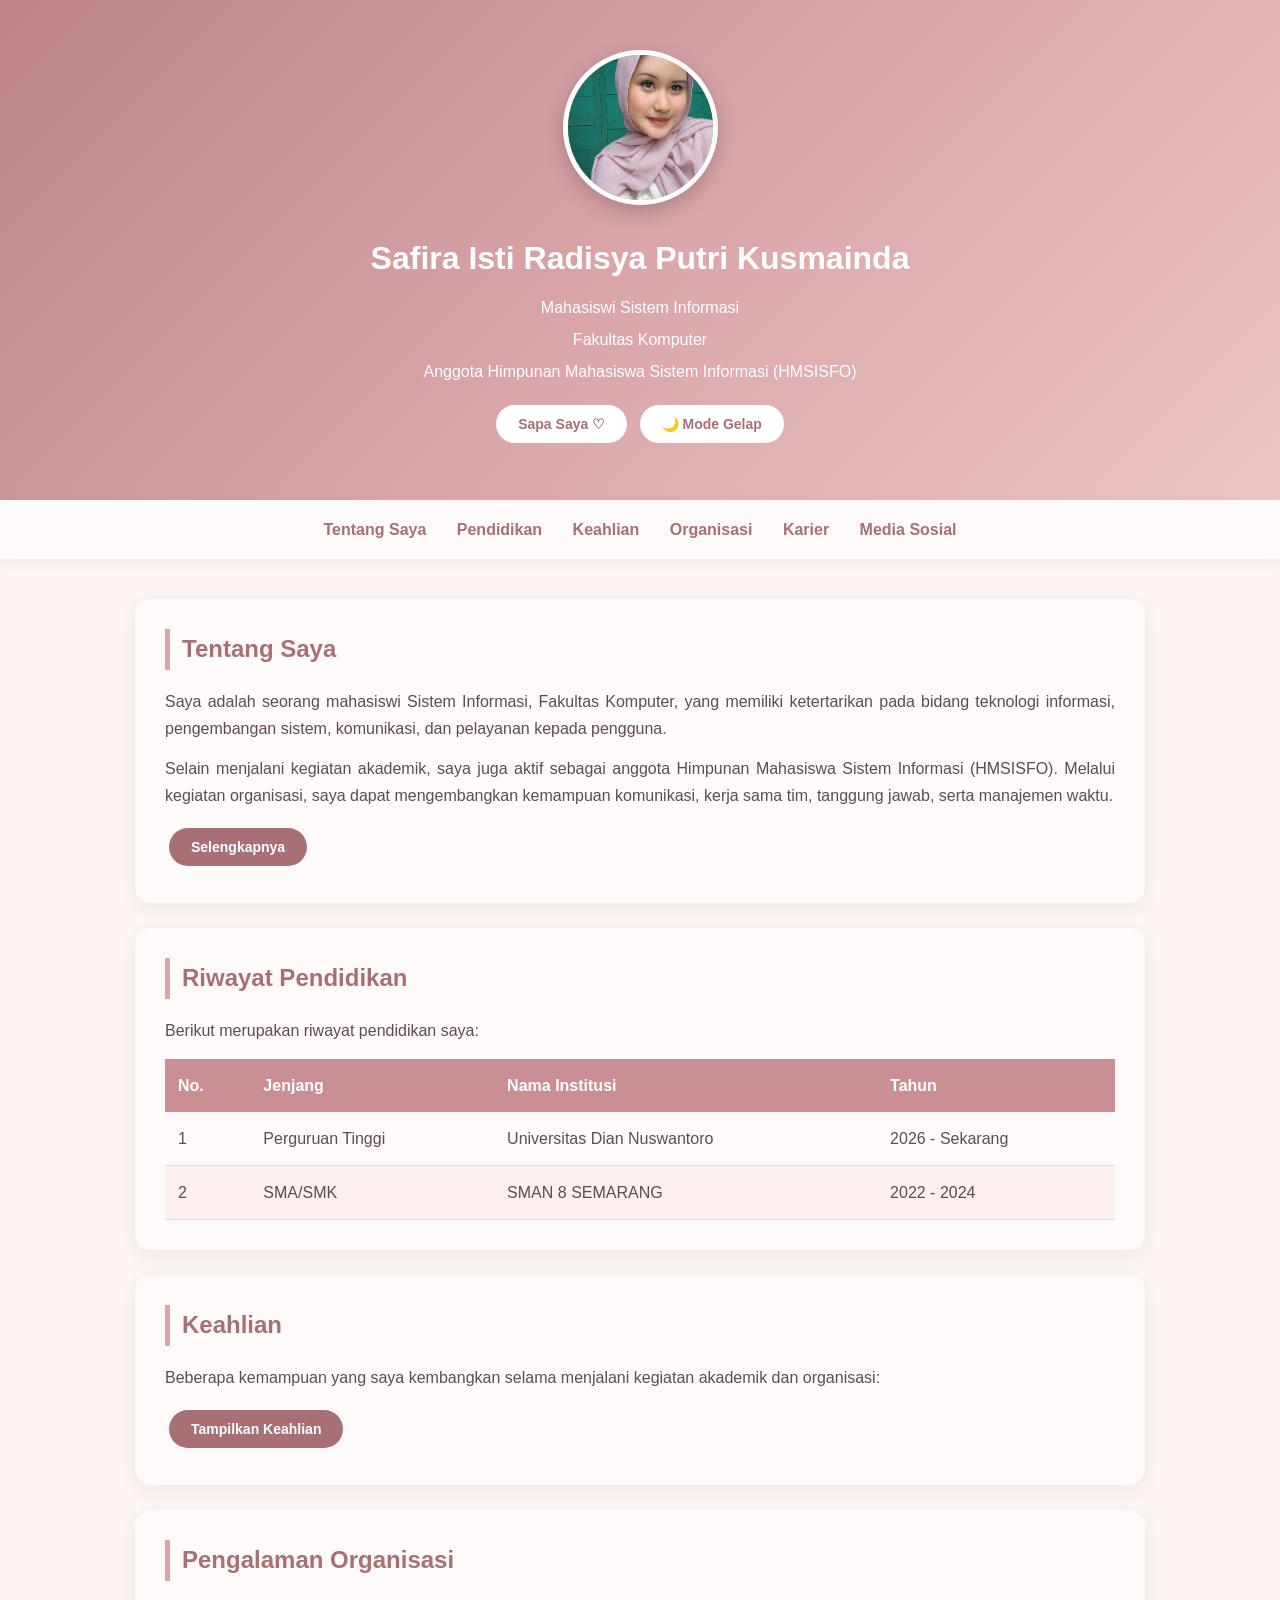
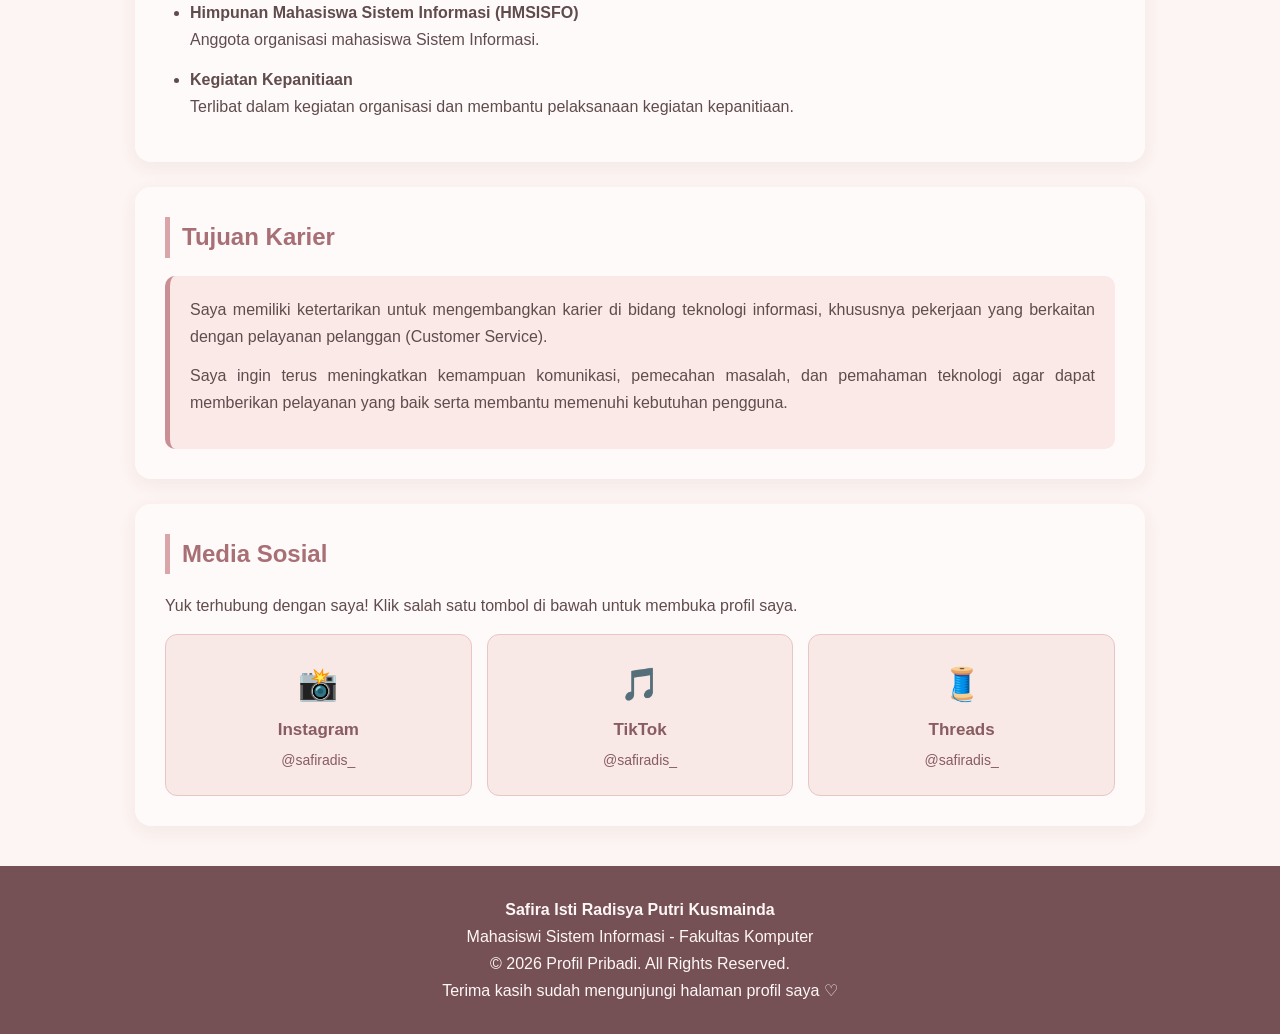
<file: index.html>
<!DOCTYPE html>
<html lang="id">
<head>
    <meta charset="UTF-8">
    <meta name="viewport" content="width=device-width, initial-scale=1.0">

    <title>Profil Pribadi Safira</title>

    <style>
        /* PENGATURAN DASAR */
        * { margin: 0; padding: 0; box-sizing: border-box; }

        html { scroll-behavior: smooth; }

        body {
            font-family: Arial, sans-serif;
            background-color: #fdf5f3;
            color: #604b4d;
            line-height: 1.7;
            transition: background-color 0.4s, color 0.4s;
        }

        /* HEADER */
        header {
            background: linear-gradient(135deg, #bd8589, #d9a5a8, #edc6c5);
            color: white;
            text-align: center;
            padding: 50px 20px;
        }

        .foto-profil {
            width: 155px;
            height: 155px;
            object-fit: cover;
            object-position: center;
            border-radius: 50%;
            border: 5px solid white;
            box-shadow: 0 7px 20px rgba(0,0,0,0.2);
            margin-bottom: 18px;
        }

        header h1 { font-size: 32px; margin-bottom: 8px; }
        header p { margin: 5px 0; }

        /* TOMBOL */
        button {
            border: none;
            border-radius: 25px;
            padding: 11px 22px;
            background-color: #a86f75;
            color: white;
            font-size: 14px;
            font-weight: bold;
            cursor: pointer;
            transition: 0.3s;
            margin: 7px 4px;
        }

        button:hover {
            background-color: #805157;
            transform: translateY(-2px);
        }

        .tombol-header {
            background-color: white;
            color: #a86f75;
            margin-top: 15px;
        }

        .tombol-header:hover { background-color: #f9e6e5; }

        /* NAVIGASI */
        nav {
            background-color: #fffafa;
            padding: 16px;
            text-align: center;
            position: sticky;
            top: 0;
            z-index: 100;
            box-shadow: 0 3px 10px rgba(100,60,60,0.08);
        }

        nav a {
            color: #a86f75;
            text-decoration: none;
            font-weight: bold;
            margin: 0 13px;
            display: inline-block;
            transition: 0.3s;
        }

        nav a:hover { color: #70454a; }

        /* KONTEN */
        main { max-width: 1050px; margin: 40px auto; padding: 0 20px; }

        section {
            background-color: #fffafa;
            margin-bottom: 25px;
            padding: 30px;
            border-radius: 16px;
            box-shadow: 0 5px 18px rgba(100,60,60,0.07);
            scroll-margin-top: 85px;
        }

        section h2 {
            color: #a86f75;
            margin-bottom: 18px;
            padding-left: 12px;
            border-left: 5px solid #d9a5a8;
        }

        section p { text-align: justify; margin-bottom: 12px; }

        /* INFORMASI TAMBAHAN */
        .kotak-info {
            background-color: #fae9e7;
            border-left: 5px solid #c98f94;
            padding: 18px;
            border-radius: 10px;
            margin-top: 15px;
        }

        .tersembunyi { display: none; }

        /* TABEL PENDIDIKAN */
        table { width: 100%; border-collapse: collapse; margin-top: 15px; }

        th {
            background-color: #c98f94;
            color: white;
            padding: 13px;
            text-align: left;
        }

        td { padding: 13px; border-bottom: 1px solid #ead5d3; }

        tr:nth-child(even) { background-color: #fdf0ef; }

        /* KEAHLIAN */
        .daftar-keahlian {
            list-style: none;
            display: grid;
            grid-template-columns: repeat(2, 1fr);
            gap: 12px;
            margin-top: 15px;
        }

        .daftar-keahlian li {
            background-color: #f8e9e7;
            border: 1px solid #e7c6c4;
            color: #885c60;
            padding: 14px;
            border-radius: 10px;
        }

        /* ORGANISASI */
        .pengalaman { padding-left: 25px; }
        .pengalaman li { margin-bottom: 12px; }

        /* KARIER */
        .tujuan-karier {
            background-color: #fae9e7;
            padding: 20px;
            border-left: 5px solid #c98f94;
            border-radius: 10px;
        }

        /* MEDIA SOSIAL */
        .daftar-sosmed {
            display: grid;
            grid-template-columns: repeat(3, 1fr);
            gap: 15px;
            margin-top: 15px;
        }

        .kartu-sosmed {
            display: flex;
            flex-direction: column;
            align-items: center;
            text-align: center;
            gap: 4px;
            padding: 22px 15px;
            background-color: #f8e9e7;
            border: 1px solid #e7c6c4;
            border-radius: 12px;
            color: #885c60;
            text-decoration: none;
            transition: 0.3s;
        }

        .kartu-sosmed:hover {
            background-color: #f2d6d4;
            transform: translateY(-4px);
            box-shadow: 0 8px 18px rgba(100,60,60,0.12);
        }

        .kartu-sosmed .ikon { font-size: 32px; }
        .kartu-sosmed strong { font-size: 17px; }
        .kartu-sosmed span { font-size: 14px; }

        /* FOOTER */
        footer {
            background-color: #755155;
            color: #fff7f5;
            text-align: center;
            padding: 30px 20px;
            margin-top: 40px;
        }

        /* MODE GELAP */
        body.mode-gelap { background-color: #292326; color: #f4e5e5; }

        body.mode-gelap nav,
        body.mode-gelap section { background-color: #3b3035; color: #f4e5e5; }

        body.mode-gelap nav a,
        body.mode-gelap section h2 { color: #edb9bd; }

        body.mode-gelap .kotak-info,
        body.mode-gelap .tujuan-karier { background-color: #514047; color: #fff0f0; }

        body.mode-gelap .daftar-keahlian li,
        body.mode-gelap .kartu-sosmed {
            background-color: #514047;
            color: #ffe2e3;
            border-color: #74545c;
        }

        body.mode-gelap .kartu-sosmed:hover { background-color: #624d55; }

        body.mode-gelap td { color: #f4e5e5; border-color: #66515a; }

        body.mode-gelap tr:nth-child(even) { background-color: #493a41; }

        /* RESPONSIVE */
        @media (max-width: 650px) {
            header h1 { font-size: 25px; }
            nav a { margin: 5px 7px; font-size: 13px; }
            section { padding: 20px; }
            .daftar-keahlian { grid-template-columns: 1fr; }
            .daftar-sosmed { grid-template-columns: 1fr; }
            table { font-size: 12px; }
        }
    </style>
</head>

<body>

    <!-- HEADER -->
    <header>

        <img src="fotoprofil.jpg" alt="Foto Profil Safira" class="foto-profil">

        <h1>Safira Isti Radisya Putri Kusmainda</h1>

        <p>Mahasiswi Sistem Informasi</p>
        <p>Fakultas Komputer</p>
        <p>Anggota Himpunan Mahasiswa Sistem Informasi (HMSISFO)</p>

        <button class="tombol-header" id="tombolSapa">Sapa Saya ♡</button>
        <button class="tombol-header" id="tombolTema">🌙 Mode Gelap</button>

    </header>


    <!-- NAVIGASI -->
    <nav>
        <a href="#tentang">Tentang Saya</a>
        <a href="#pendidikan">Pendidikan</a>
        <a href="#keahlian">Keahlian</a>
        <a href="#organisasi">Organisasi</a>
        <a href="#karier">Karier</a>
        <a href="#sosmed">Media Sosial</a>
    </nav>


    <!-- KONTEN UTAMA -->
    <main>

        <!-- TENTANG SAYA -->
        <section id="tentang">

            <h2>Tentang Saya</h2>

            <p>
                Saya adalah seorang mahasiswi Sistem Informasi,
                Fakultas Komputer, yang memiliki ketertarikan pada
                bidang teknologi informasi, pengembangan sistem,
                komunikasi, dan pelayanan kepada pengguna.
            </p>

            <p>
                Selain menjalani kegiatan akademik, saya juga aktif
                sebagai anggota Himpunan Mahasiswa Sistem Informasi
                (HMSISFO). Melalui kegiatan organisasi, saya dapat
                mengembangkan kemampuan komunikasi, kerja sama tim,
                tanggung jawab, serta manajemen waktu.
            </p>

            <button id="tombolInfo">Selengkapnya</button>

            <div id="informasi-lengkap" class="kotak-info tersembunyi">

                <h3>Informasi Tambahan</h3>

                <p>
                    Saya senang bersosialisasi, bertemu orang baru,
                    dan mempelajari hal-hal baru. Saya juga berusaha
                    menjadi pribadi yang teliti, bertanggung jawab,
                    serta mampu bekerja sama dengan orang lain.
                </p>

            </div>

        </section>


        <!-- PENDIDIKAN -->
        <section id="pendidikan">

            <h2>Riwayat Pendidikan</h2>

            <p>Berikut merupakan riwayat pendidikan saya:</p>

            <table>
                <thead>
                    <tr>
                        <th>No.</th>
                        <th>Jenjang</th>
                        <th>Nama Institusi</th>
                        <th>Tahun</th>
                    </tr>
                </thead>

                <tbody>
                    <tr>
                        <td>1</td>
                        <td>Perguruan Tinggi</td>
                        <td>Universitas Dian Nuswantoro</td>
                        <td>2026 - Sekarang</td>
                    </tr>

                    <tr>
                        <td>2</td>
                        <td>SMA/SMK</td>
                        <td>SMAN 8 SEMARANG</td>
                        <td>2022 - 2024</td>
                    </tr>
                </tbody>
            </table>

        </section>


        <!-- KEAHLIAN -->
        <section id="keahlian">

            <h2>Keahlian</h2>

            <p>
                Beberapa kemampuan yang saya kembangkan selama
                menjalani kegiatan akademik dan organisasi:
            </p>

            <button id="tombolKeahlian">Tampilkan Keahlian</button>

            <div id="daftar-keahlian" class="tersembunyi">

                <ul class="daftar-keahlian">
                    <li>Komunikasi</li>
                    <li>Kerja Sama Tim</li>
                    <li>Manajemen Waktu</li>
                    <li>Ketelitian</li>
                    <li>Tanggung Jawab</li>
                    <li>Pengoperasian Komputer</li>
                </ul>

            </div>

        </section>


        <!-- ORGANISASI -->
        <section id="organisasi">

            <h2>Pengalaman Organisasi</h2>

            <ul class="pengalaman">

                <li>
                    <strong>Himpunan Mahasiswa Sistem Informasi (HMSISFO)</strong>
                    <br>
                    Anggota organisasi mahasiswa Sistem Informasi.
                </li>

                <li>
                    <strong>Kegiatan Kepanitiaan</strong>
                    <br>
                    Terlibat dalam kegiatan organisasi dan membantu
                    pelaksanaan kegiatan kepanitiaan.
                </li>

            </ul>

        </section>


        <!-- KARIER -->
        <section id="karier">

            <h2>Tujuan Karier</h2>

            <div class="tujuan-karier">

                <p>
                    Saya memiliki ketertarikan untuk mengembangkan
                    karier di bidang teknologi informasi, khususnya
                    pekerjaan yang berkaitan dengan pelayanan
                    pelanggan (Customer Service).
                </p>

                <p>
                    Saya ingin terus meningkatkan kemampuan komunikasi,
                    pemecahan masalah, dan pemahaman teknologi agar
                    dapat memberikan pelayanan yang baik serta
                    membantu memenuhi kebutuhan pengguna.
                </p>

            </div>

        </section>


        <!-- MEDIA SOSIAL -->
        <section id="sosmed">

            <h2>Media Sosial</h2>

            <p>
                Yuk terhubung dengan saya! Klik salah satu tombol
                di bawah untuk membuka profil saya.
            </p>

            <div class="daftar-sosmed">

                <a class="kartu-sosmed"
                   href="https://www.instagram.com/safiradis_?srtk=bzRpbXpmenpycmcx"
                   target="_blank" rel="noopener noreferrer">
                    <div class="ikon">📸</div>
                    <strong>Instagram</strong>
                    <span>@safiradis_</span>
                </a>

                <a class="kartu-sosmed"
                   href="https://www.tiktok.com/@safiradis_?is_from_webapp=1&sender_device=pc"
                   target="_blank" rel="noopener noreferrer">
                    <div class="ikon">🎵</div>
                    <strong>TikTok</strong>
                    <span>@safiradis_</span>
                </a>

                <a class="kartu-sosmed"
                   href="https://www.threads.com/@safiradis_"
                   target="_blank" rel="noopener noreferrer">
                    <div class="ikon">🧵</div>
                    <strong>Threads</strong>
                    <span>@safiradis_</span>
                </a>

            </div>

        </section>

    </main>


    <!-- FOOTER -->
    <footer>

        <p><strong>Safira Isti Radisya Putri Kusmainda</strong></p>
        <p>Mahasiswi Sistem Informasi - Fakultas Komputer</p>
        <p>© 2026 Profil Pribadi. All Rights Reserved.</p>
        <p>Terima kasih sudah mengunjungi halaman profil saya ♡</p>

    </footer>


    <!-- JAVASCRIPT -->
    <script>
        document.addEventListener("DOMContentLoaded", function () {

            /* 1. TOMBOL "SAPA SAYA" */
            const tombolSapa = document.getElementById("tombolSapa");

            tombolSapa.addEventListener("click", function () {
                const jam = new Date().getHours();
                let sapaan;

                if (jam >= 4 && jam < 11) {
                    sapaan = "Selamat pagi";
                } else if (jam >= 11 && jam < 15) {
                    sapaan = "Selamat siang";
                } else if (jam >= 15 && jam < 18) {
                    sapaan = "Selamat sore";
                } else {
                    sapaan = "Selamat malam";
                }

                alert(sapaan + "! Terima kasih sudah berkunjung ke profil saya ♡");
            });


            /* 2. TOMBOL MODE GELAP / TERANG */
            const tombolTema = document.getElementById("tombolTema");

            function aturTema(gelap) {
                document.body.classList.toggle("mode-gelap", gelap);
                tombolTema.textContent = gelap ? "☀️ Mode Terang" : "🌙 Mode Gelap";

                try {
                    localStorage.setItem("temaProfil", gelap ? "gelap" : "terang");
                } catch (e) { /* abaikan */ }
            }

            try {
                if (localStorage.getItem("temaProfil") === "gelap") {
                    aturTema(true);
                }
            } catch (e) { /* abaikan */ }

            tombolTema.addEventListener("click", function () {
                aturTema(!document.body.classList.contains("mode-gelap"));
            });


            /* 3. TOMBOL "SELENGKAPNYA" */
            const tombolInfo = document.getElementById("tombolInfo");
            const informasiLengkap = document.getElementById("informasi-lengkap");

            tombolInfo.addEventListener("click", function () {
                const tersembunyi = informasiLengkap.classList.toggle("tersembunyi");
                tombolInfo.textContent = tersembunyi ? "Selengkapnya" : "Sembunyikan";
            });


            /* 4. TOMBOL "TAMPILKAN KEAHLIAN" */
            const tombolKeahlian = document.getElementById("tombolKeahlian");
            const daftarKeahlian = document.getElementById("daftar-keahlian");

            tombolKeahlian.addEventListener("click", function () {
                const tersembunyi = daftarKeahlian.classList.toggle("tersembunyi");
                tombolKeahlian.textContent = tersembunyi
                    ? "Tampilkan Keahlian"
                    : "Sembunyikan Keahlian";
            });


            /* 5. MENU NAVIGASI AKTIF SAAT SCROLL */
            const bagian = document.querySelectorAll("main section");
            const linkNav = document.querySelectorAll("nav a");

            function tandaiMenuAktif() {
                let idAktif = "";

                bagian.forEach(function (sec) {
                    if (window.scrollY >= sec.offsetTop - 140) {
                        idAktif = sec.id;
                    }
                });

                linkNav.forEach(function (link) {
                    const aktif = link.getAttribute("href") === "#" + idAktif;
                    link.style.textDecoration = aktif ? "underline" : "none";
                    link.style.textUnderlineOffset = "6px";
                });
            }

            window.addEventListener("scroll", tandaiMenuAktif);
            tandaiMenuAktif();

        });
    </script>

</body>
</html>
</file>
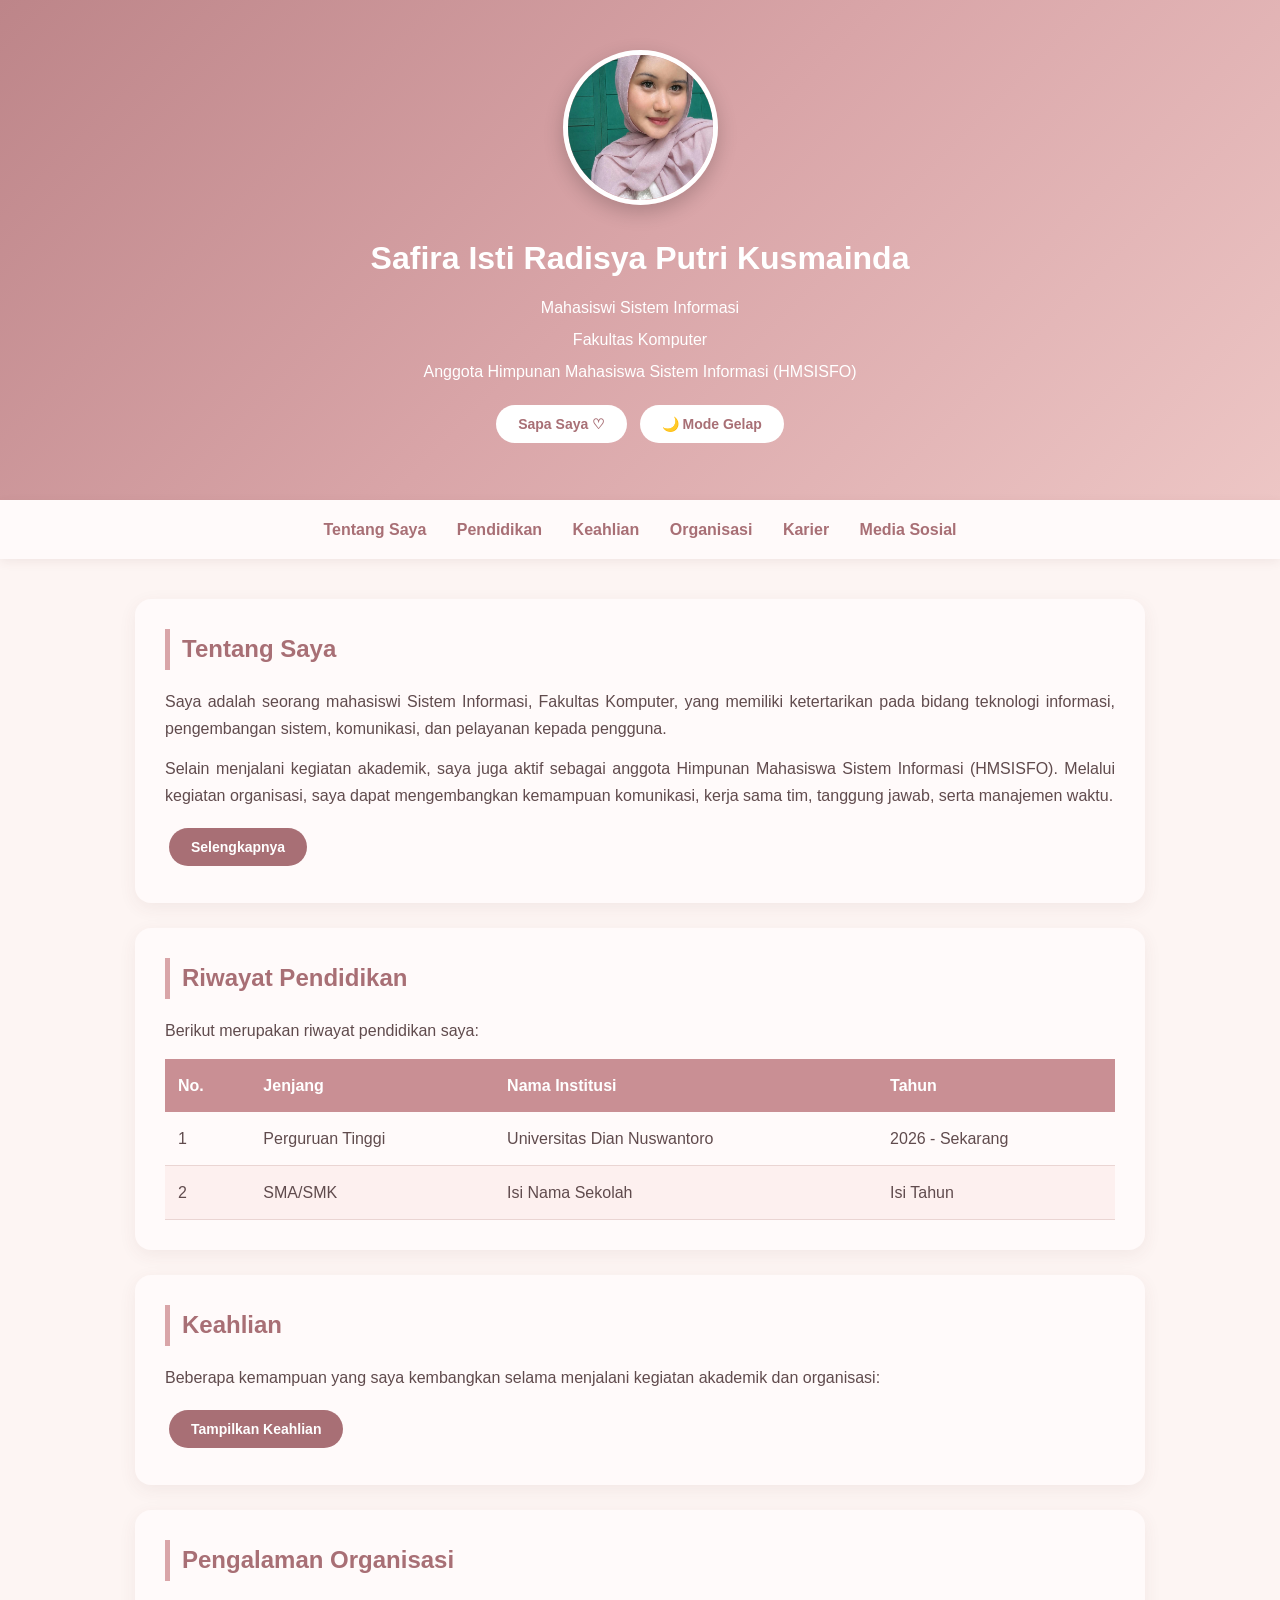
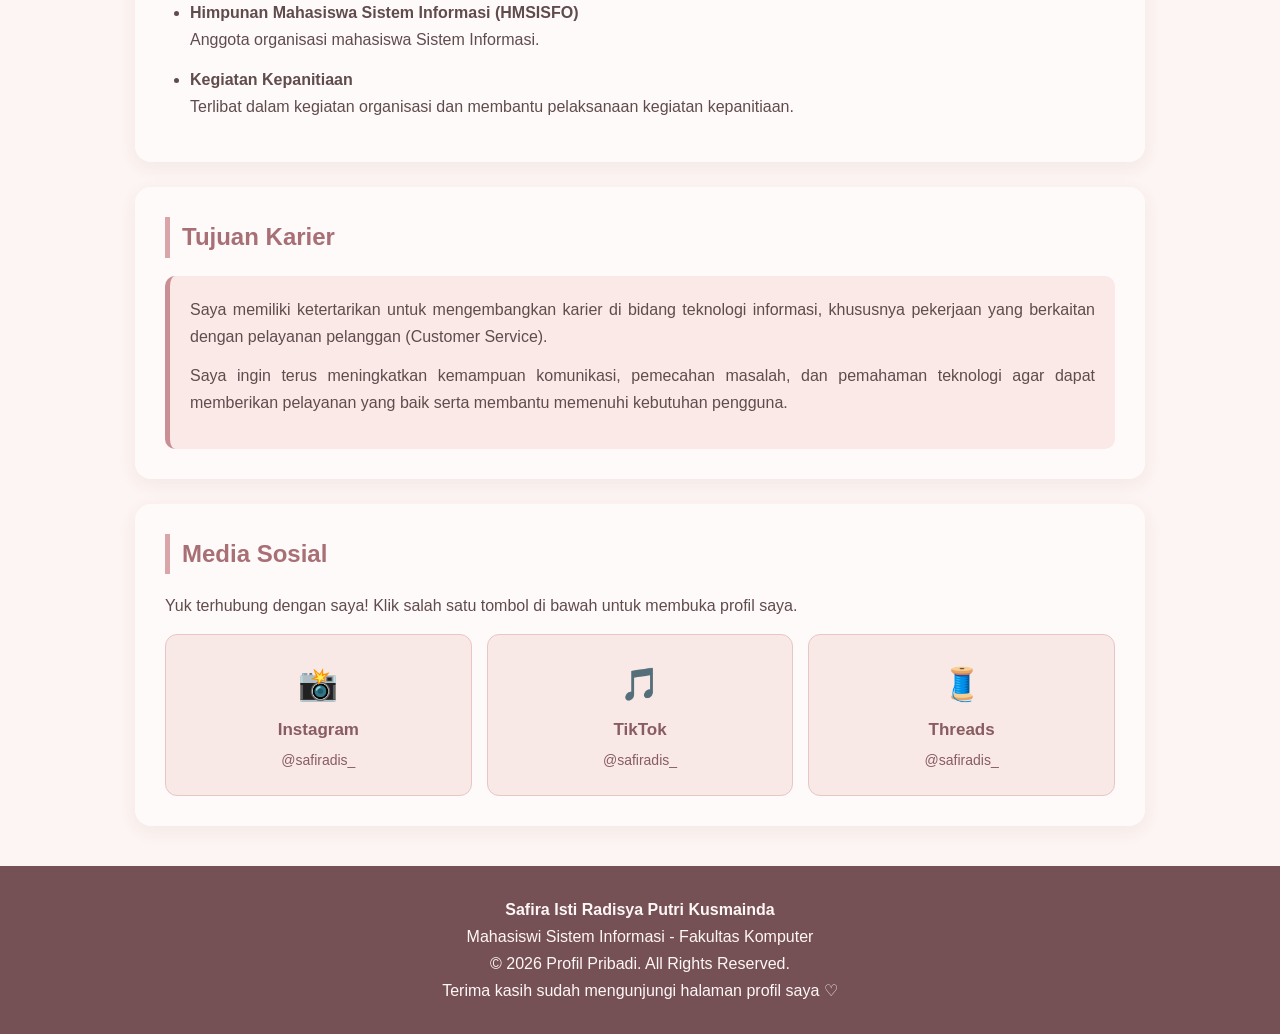
<file: safira_index.html>
<!DOCTYPE html>
<html lang="id">
<head>
    <meta charset="UTF-8">
    <meta name="viewport" content="width=device-width, initial-scale=1.0">

    <title>Profil Pribadi Safira</title>

    <style>
        /* PENGATURAN DASAR */
        * { margin: 0; padding: 0; box-sizing: border-box; }

        html { scroll-behavior: smooth; }

        body {
            font-family: Arial, sans-serif;
            background-color: #fdf5f3;
            color: #604b4d;
            line-height: 1.7;
            transition: background-color 0.4s, color 0.4s;
        }

        /* HEADER */
        header {
            background: linear-gradient(135deg, #bd8589, #d9a5a8, #edc6c5);
            color: white;
            text-align: center;
            padding: 50px 20px;
        }

        .foto-profil {
            width: 155px;
            height: 155px;
            object-fit: cover;
            object-position: center;
            border-radius: 50%;
            border: 5px solid white;
            box-shadow: 0 7px 20px rgba(0,0,0,0.2);
            margin-bottom: 18px;
        }

        header h1 { font-size: 32px; margin-bottom: 8px; }
        header p { margin: 5px 0; }

        /* TOMBOL */
        button {
            border: none;
            border-radius: 25px;
            padding: 11px 22px;
            background-color: #a86f75;
            color: white;
            font-size: 14px;
            font-weight: bold;
            cursor: pointer;
            transition: 0.3s;
            margin: 7px 4px;
        }

        button:hover {
            background-color: #805157;
            transform: translateY(-2px);
        }

        .tombol-header {
            background-color: white;
            color: #a86f75;
            margin-top: 15px;
        }

        .tombol-header:hover { background-color: #f9e6e5; }

        /* NAVIGASI */
        nav {
            background-color: #fffafa;
            padding: 16px;
            text-align: center;
            position: sticky;
            top: 0;
            z-index: 100;
            box-shadow: 0 3px 10px rgba(100,60,60,0.08);
        }

        nav a {
            color: #a86f75;
            text-decoration: none;
            font-weight: bold;
            margin: 0 13px;
            display: inline-block;
            transition: 0.3s;
        }

        nav a:hover { color: #70454a; }

        /* KONTEN */
        main { max-width: 1050px; margin: 40px auto; padding: 0 20px; }

        section {
            background-color: #fffafa;
            margin-bottom: 25px;
            padding: 30px;
            border-radius: 16px;
            box-shadow: 0 5px 18px rgba(100,60,60,0.07);
            scroll-margin-top: 85px;
        }

        section h2 {
            color: #a86f75;
            margin-bottom: 18px;
            padding-left: 12px;
            border-left: 5px solid #d9a5a8;
        }

        section p { text-align: justify; margin-bottom: 12px; }

        /* INFORMASI TAMBAHAN */
        .kotak-info {
            background-color: #fae9e7;
            border-left: 5px solid #c98f94;
            padding: 18px;
            border-radius: 10px;
            margin-top: 15px;
        }

        .tersembunyi { display: none; }

        /* TABEL PENDIDIKAN */
        table { width: 100%; border-collapse: collapse; margin-top: 15px; }

        th {
            background-color: #c98f94;
            color: white;
            padding: 13px;
            text-align: left;
        }

        td { padding: 13px; border-bottom: 1px solid #ead5d3; }

        tr:nth-child(even) { background-color: #fdf0ef; }

        /* KEAHLIAN */
        .daftar-keahlian {
            list-style: none;
            display: grid;
            grid-template-columns: repeat(2, 1fr);
            gap: 12px;
            margin-top: 15px;
        }

        .daftar-keahlian li {
            background-color: #f8e9e7;
            border: 1px solid #e7c6c4;
            color: #885c60;
            padding: 14px;
            border-radius: 10px;
        }

        /* ORGANISASI */
        .pengalaman { padding-left: 25px; }
        .pengalaman li { margin-bottom: 12px; }

        /* KARIER */
        .tujuan-karier {
            background-color: #fae9e7;
            padding: 20px;
            border-left: 5px solid #c98f94;
            border-radius: 10px;
        }

        /* MEDIA SOSIAL */
        .daftar-sosmed {
            display: grid;
            grid-template-columns: repeat(3, 1fr);
            gap: 15px;
            margin-top: 15px;
        }

        .kartu-sosmed {
            display: flex;
            flex-direction: column;
            align-items: center;
            text-align: center;
            gap: 4px;
            padding: 22px 15px;
            background-color: #f8e9e7;
            border: 1px solid #e7c6c4;
            border-radius: 12px;
            color: #885c60;
            text-decoration: none;
            transition: 0.3s;
        }

        .kartu-sosmed:hover {
            background-color: #f2d6d4;
            transform: translateY(-4px);
            box-shadow: 0 8px 18px rgba(100,60,60,0.12);
        }

        .kartu-sosmed .ikon { font-size: 32px; }
        .kartu-sosmed strong { font-size: 17px; }
        .kartu-sosmed span { font-size: 14px; }

        /* FOOTER */
        footer {
            background-color: #755155;
            color: #fff7f5;
            text-align: center;
            padding: 30px 20px;
            margin-top: 40px;
        }

        /* MODE GELAP */
        body.mode-gelap { background-color: #292326; color: #f4e5e5; }

        body.mode-gelap nav,
        body.mode-gelap section { background-color: #3b3035; color: #f4e5e5; }

        body.mode-gelap nav a,
        body.mode-gelap section h2 { color: #edb9bd; }

        body.mode-gelap .kotak-info,
        body.mode-gelap .tujuan-karier { background-color: #514047; color: #fff0f0; }

        body.mode-gelap .daftar-keahlian li,
        body.mode-gelap .kartu-sosmed {
            background-color: #514047;
            color: #ffe2e3;
            border-color: #74545c;
        }

        body.mode-gelap .kartu-sosmed:hover { background-color: #624d55; }

        body.mode-gelap td { color: #f4e5e5; border-color: #66515a; }

        body.mode-gelap tr:nth-child(even) { background-color: #493a41; }

        /* RESPONSIVE */
        @media (max-width: 650px) {
            header h1 { font-size: 25px; }
            nav a { margin: 5px 7px; font-size: 13px; }
            section { padding: 20px; }
            .daftar-keahlian { grid-template-columns: 1fr; }
            .daftar-sosmed { grid-template-columns: 1fr; }
            table { font-size: 12px; }
        }
    </style>
</head>

<body>

    <!-- HEADER -->
    <header>

        <img src="fotoprofil.jpg" alt="Foto Profil Safira" class="foto-profil">

        <h1>Safira Isti Radisya Putri Kusmainda</h1>

        <p>Mahasiswi Sistem Informasi</p>
        <p>Fakultas Komputer</p>
        <p>Anggota Himpunan Mahasiswa Sistem Informasi (HMSISFO)</p>

        <button class="tombol-header" id="tombolSapa">Sapa Saya ♡</button>
        <button class="tombol-header" id="tombolTema">🌙 Mode Gelap</button>

    </header>


    <!-- NAVIGASI -->
    <nav>
        <a href="#tentang">Tentang Saya</a>
        <a href="#pendidikan">Pendidikan</a>
        <a href="#keahlian">Keahlian</a>
        <a href="#organisasi">Organisasi</a>
        <a href="#karier">Karier</a>
        <a href="#sosmed">Media Sosial</a>
    </nav>


    <!-- KONTEN UTAMA -->
    <main>

        <!-- TENTANG SAYA -->
        <section id="tentang">

            <h2>Tentang Saya</h2>

            <p>
                Saya adalah seorang mahasiswi Sistem Informasi,
                Fakultas Komputer, yang memiliki ketertarikan pada
                bidang teknologi informasi, pengembangan sistem,
                komunikasi, dan pelayanan kepada pengguna.
            </p>

            <p>
                Selain menjalani kegiatan akademik, saya juga aktif
                sebagai anggota Himpunan Mahasiswa Sistem Informasi
                (HMSISFO). Melalui kegiatan organisasi, saya dapat
                mengembangkan kemampuan komunikasi, kerja sama tim,
                tanggung jawab, serta manajemen waktu.
            </p>

            <button id="tombolInfo">Selengkapnya</button>

            <div id="informasi-lengkap" class="kotak-info tersembunyi">

                <h3>Informasi Tambahan</h3>

                <p>
                    Saya senang bersosialisasi, bertemu orang baru,
                    dan mempelajari hal-hal baru. Saya juga berusaha
                    menjadi pribadi yang teliti, bertanggung jawab,
                    serta mampu bekerja sama dengan orang lain.
                </p>

            </div>

        </section>


        <!-- PENDIDIKAN -->
        <section id="pendidikan">

            <h2>Riwayat Pendidikan</h2>

            <p>Berikut merupakan riwayat pendidikan saya:</p>

            <table>
                <thead>
                    <tr>
                        <th>No.</th>
                        <th>Jenjang</th>
                        <th>Nama Institusi</th>
                        <th>Tahun</th>
                    </tr>
                </thead>

                <tbody>
                    <tr>
                        <td>1</td>
                        <td>Perguruan Tinggi</td>
                        <td>Universitas Dian Nuswantoro</td>
                        <td>2026 - Sekarang</td>
                    </tr>

                    <tr>
                        <td>2</td>
                        <td>SMA/SMK</td>
                        <td>Isi Nama Sekolah</td>
                        <td>Isi Tahun</td>
                    </tr>
                </tbody>
            </table>

        </section>


        <!-- KEAHLIAN -->
        <section id="keahlian">

            <h2>Keahlian</h2>

            <p>
                Beberapa kemampuan yang saya kembangkan selama
                menjalani kegiatan akademik dan organisasi:
            </p>

            <button id="tombolKeahlian">Tampilkan Keahlian</button>

            <div id="daftar-keahlian" class="tersembunyi">

                <ul class="daftar-keahlian">
                    <li>Komunikasi</li>
                    <li>Kerja Sama Tim</li>
                    <li>Manajemen Waktu</li>
                    <li>Ketelitian</li>
                    <li>Tanggung Jawab</li>
                    <li>Pengoperasian Komputer</li>
                </ul>

            </div>

        </section>


        <!-- ORGANISASI -->
        <section id="organisasi">

            <h2>Pengalaman Organisasi</h2>

            <ul class="pengalaman">

                <li>
                    <strong>Himpunan Mahasiswa Sistem Informasi (HMSISFO)</strong>
                    <br>
                    Anggota organisasi mahasiswa Sistem Informasi.
                </li>

                <li>
                    <strong>Kegiatan Kepanitiaan</strong>
                    <br>
                    Terlibat dalam kegiatan organisasi dan membantu
                    pelaksanaan kegiatan kepanitiaan.
                </li>

            </ul>

        </section>


        <!-- KARIER -->
        <section id="karier">

            <h2>Tujuan Karier</h2>

            <div class="tujuan-karier">

                <p>
                    Saya memiliki ketertarikan untuk mengembangkan
                    karier di bidang teknologi informasi, khususnya
                    pekerjaan yang berkaitan dengan pelayanan
                    pelanggan (Customer Service).
                </p>

                <p>
                    Saya ingin terus meningkatkan kemampuan komunikasi,
                    pemecahan masalah, dan pemahaman teknologi agar
                    dapat memberikan pelayanan yang baik serta
                    membantu memenuhi kebutuhan pengguna.
                </p>

            </div>

        </section>


        <!-- MEDIA SOSIAL -->
        <section id="sosmed">

            <h2>Media Sosial</h2>

            <p>
                Yuk terhubung dengan saya! Klik salah satu tombol
                di bawah untuk membuka profil saya.
            </p>

            <div class="daftar-sosmed">

                <a class="kartu-sosmed"
                   href="https://www.instagram.com/safiradis_?srtk=bzRpbXpmenpycmcx"
                   target="_blank" rel="noopener noreferrer">
                    <div class="ikon">📸</div>
                    <strong>Instagram</strong>
                    <span>@safiradis_</span>
                </a>

                <a class="kartu-sosmed"
                   href="https://www.tiktok.com/@safiradis_?is_from_webapp=1&sender_device=pc"
                   target="_blank" rel="noopener noreferrer">
                    <div class="ikon">🎵</div>
                    <strong>TikTok</strong>
                    <span>@safiradis_</span>
                </a>

                <a class="kartu-sosmed"
                   href="https://www.threads.com/@safiradis_"
                   target="_blank" rel="noopener noreferrer">
                    <div class="ikon">🧵</div>
                    <strong>Threads</strong>
                    <span>@safiradis_</span>
                </a>

            </div>

        </section>

    </main>


    <!-- FOOTER -->
    <footer>

        <p><strong>Safira Isti Radisya Putri Kusmainda</strong></p>
        <p>Mahasiswi Sistem Informasi - Fakultas Komputer</p>
        <p>© 2026 Profil Pribadi. All Rights Reserved.</p>
        <p>Terima kasih sudah mengunjungi halaman profil saya ♡</p>

    </footer>


    <!-- JAVASCRIPT -->
    <script>
        document.addEventListener("DOMContentLoaded", function () {

            /* 1. TOMBOL "SAPA SAYA" */
            const tombolSapa = document.getElementById("tombolSapa");

            tombolSapa.addEventListener("click", function () {
                const jam = new Date().getHours();
                let sapaan;

                if (jam >= 4 && jam < 11) {
                    sapaan = "Selamat pagi";
                } else if (jam >= 11 && jam < 15) {
                    sapaan = "Selamat siang";
                } else if (jam >= 15 && jam < 18) {
                    sapaan = "Selamat sore";
                } else {
                    sapaan = "Selamat malam";
                }

                alert(sapaan + "! Terima kasih sudah berkunjung ke profil saya ♡");
            });


            /* 2. TOMBOL MODE GELAP / TERANG */
            const tombolTema = document.getElementById("tombolTema");

            function aturTema(gelap) {
                document.body.classList.toggle("mode-gelap", gelap);
                tombolTema.textContent = gelap ? "☀️ Mode Terang" : "🌙 Mode Gelap";

                try {
                    localStorage.setItem("temaProfil", gelap ? "gelap" : "terang");
                } catch (e) { /* abaikan */ }
            }

            try {
                if (localStorage.getItem("temaProfil") === "gelap") {
                    aturTema(true);
                }
            } catch (e) { /* abaikan */ }

            tombolTema.addEventListener("click", function () {
                aturTema(!document.body.classList.contains("mode-gelap"));
            });


            /* 3. TOMBOL "SELENGKAPNYA" */
            const tombolInfo = document.getElementById("tombolInfo");
            const informasiLengkap = document.getElementById("informasi-lengkap");

            tombolInfo.addEventListener("click", function () {
                const tersembunyi = informasiLengkap.classList.toggle("tersembunyi");
                tombolInfo.textContent = tersembunyi ? "Selengkapnya" : "Sembunyikan";
            });


            /* 4. TOMBOL "TAMPILKAN KEAHLIAN" */
            const tombolKeahlian = document.getElementById("tombolKeahlian");
            const daftarKeahlian = document.getElementById("daftar-keahlian");

            tombolKeahlian.addEventListener("click", function () {
                const tersembunyi = daftarKeahlian.classList.toggle("tersembunyi");
                tombolKeahlian.textContent = tersembunyi
                    ? "Tampilkan Keahlian"
                    : "Sembunyikan Keahlian";
            });


            /* 5. MENU NAVIGASI AKTIF SAAT SCROLL */
            const bagian = document.querySelectorAll("main section");
            const linkNav = document.querySelectorAll("nav a");

            function tandaiMenuAktif() {
                let idAktif = "";

                bagian.forEach(function (sec) {
                    if (window.scrollY >= sec.offsetTop - 140) {
                        idAktif = sec.id;
                    }
                });

                linkNav.forEach(function (link) {
                    const aktif = link.getAttribute("href") === "#" + idAktif;
                    link.style.textDecoration = aktif ? "underline" : "none";
                    link.style.textUnderlineOffset = "6px";
                });
            }

            window.addEventListener("scroll", tandaiMenuAktif);
            tandaiMenuAktif();

        });
    </script>

</body>
</html>
</file>
